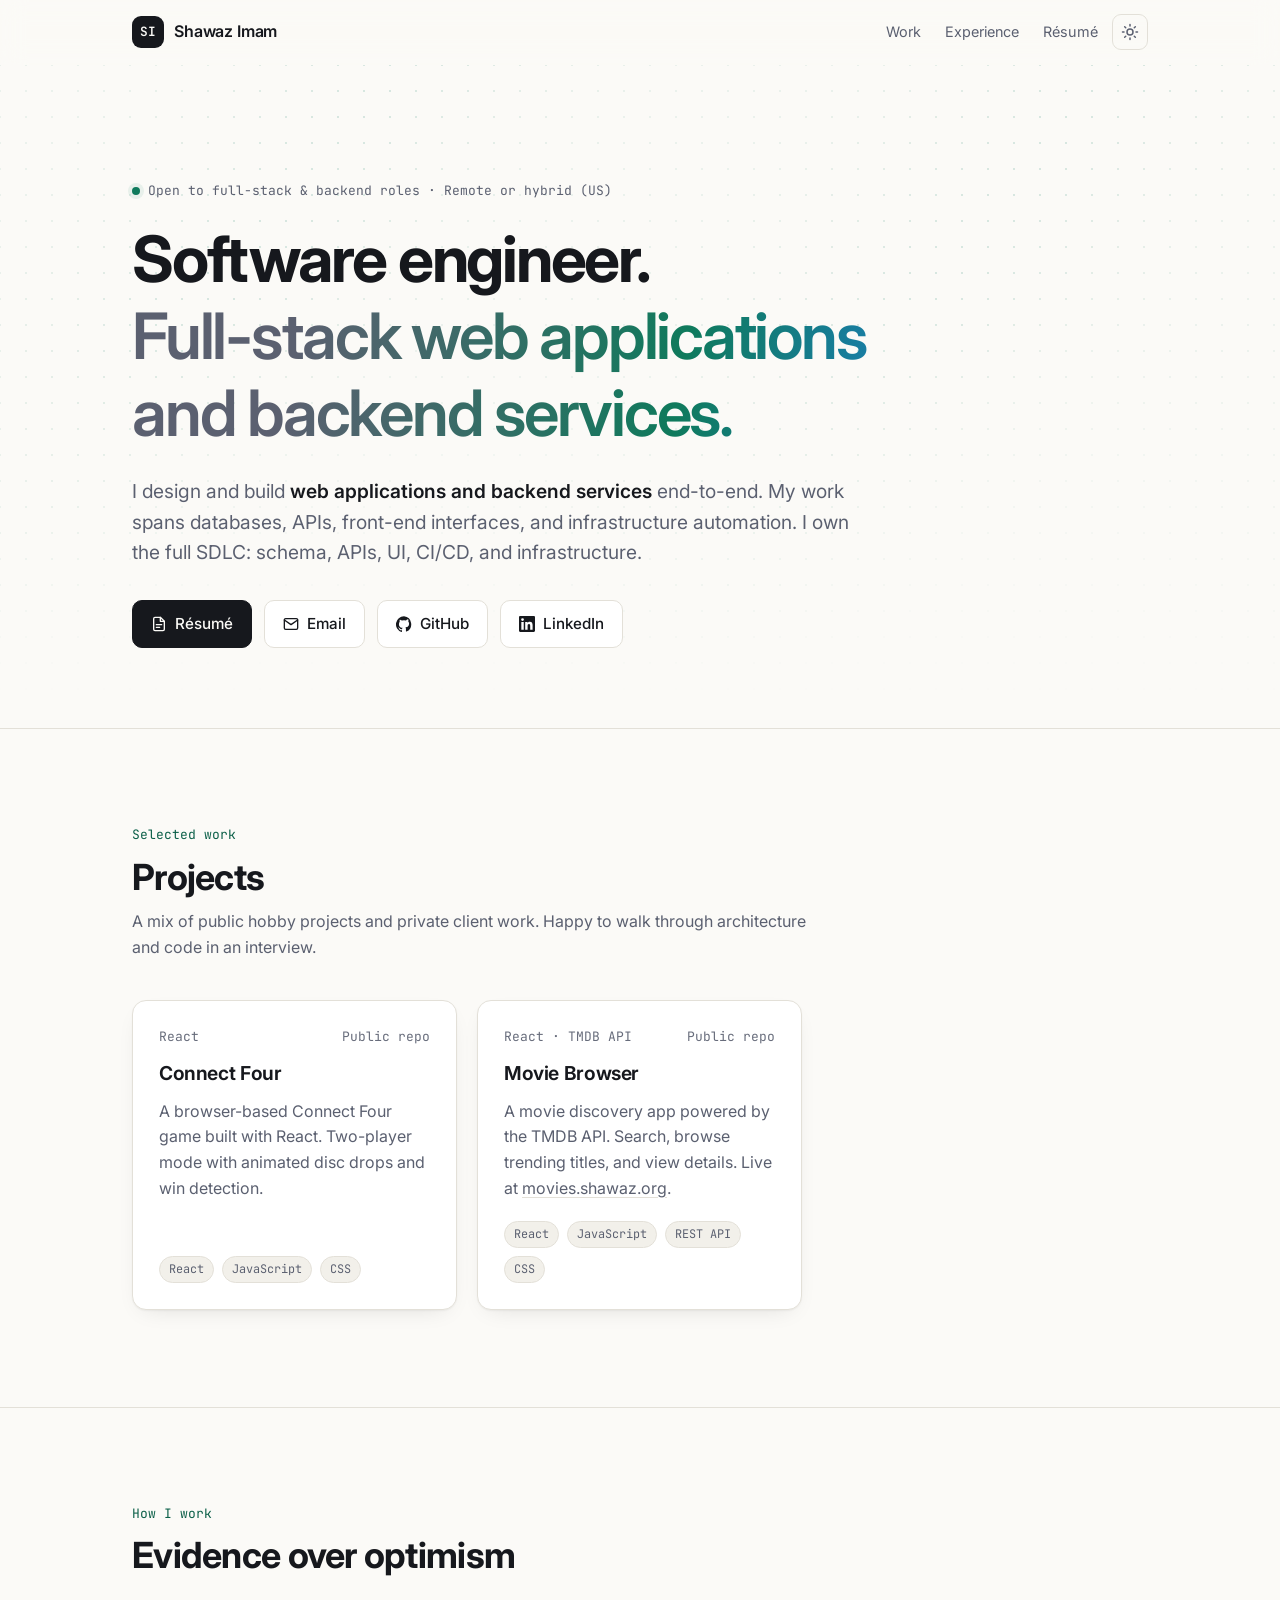
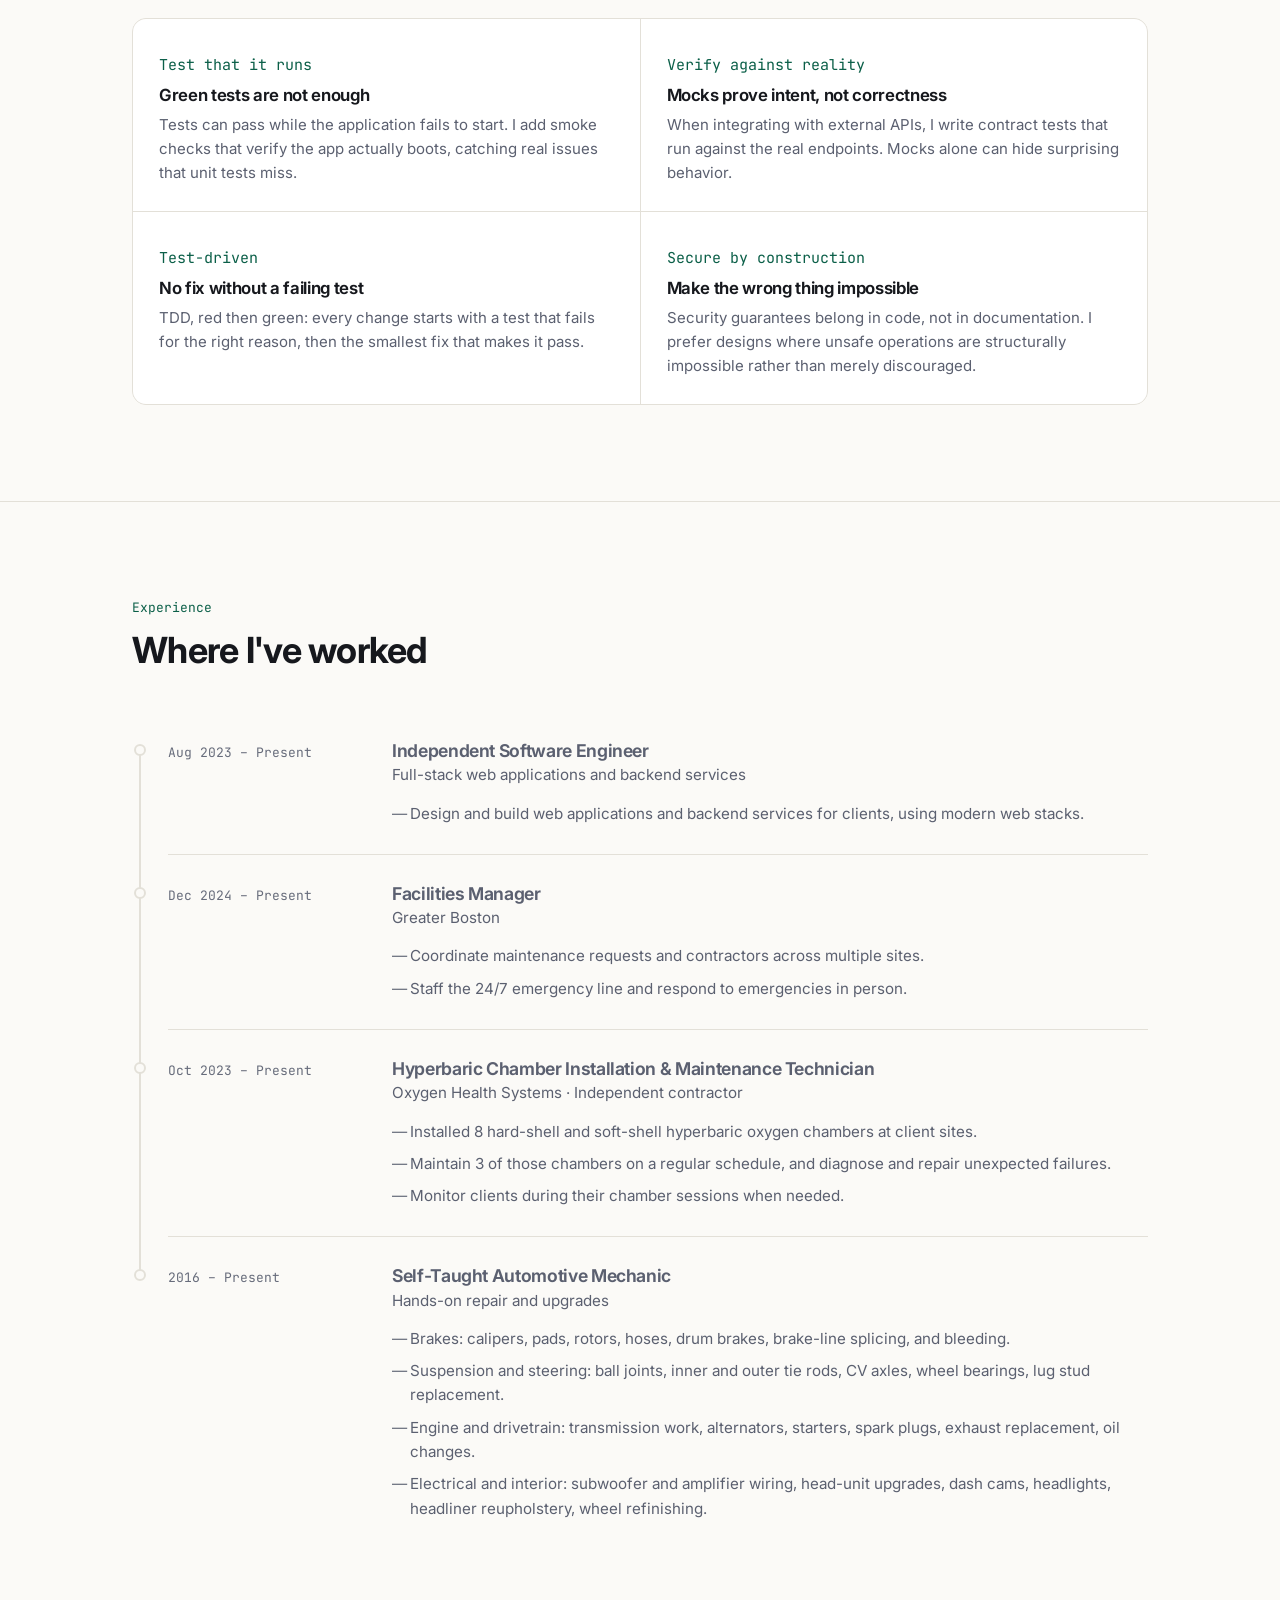
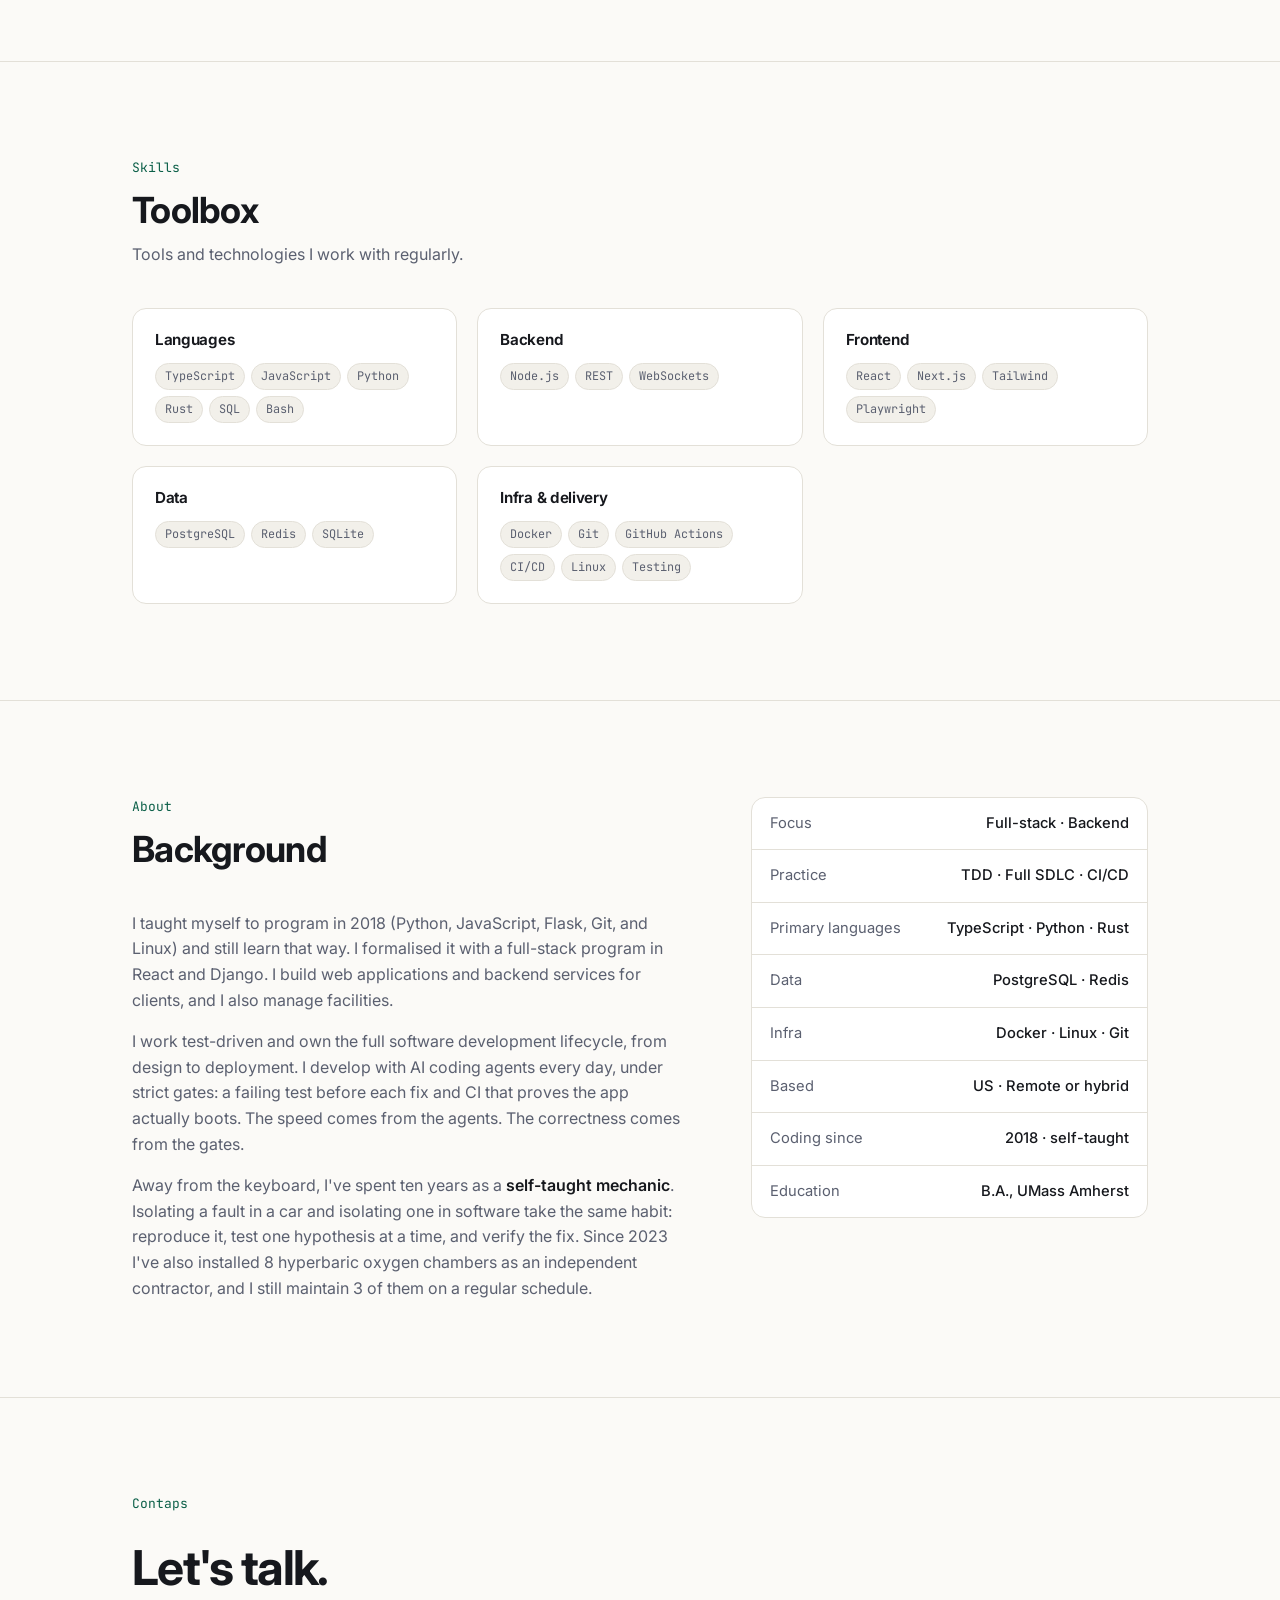
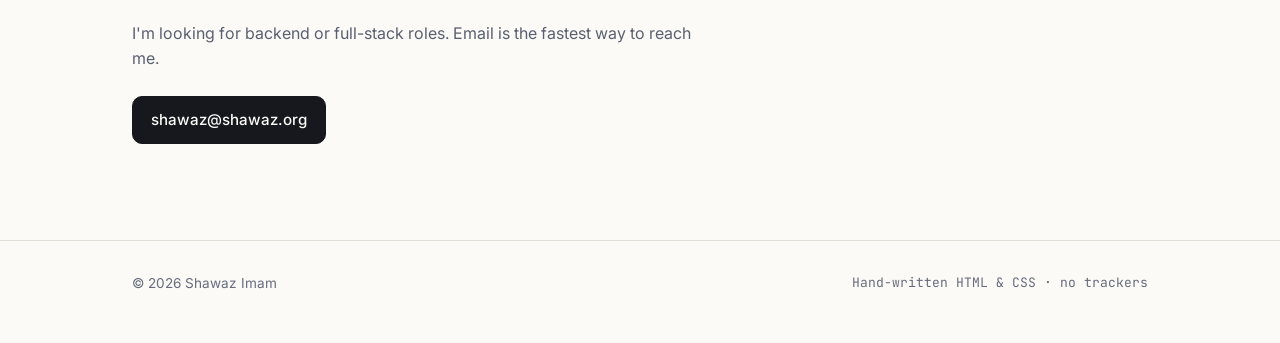
<file: index.html>
<!doctype html>
<html lang="en">
  <head>
    <meta charset="UTF-8" />
    <meta name="viewport" content="width=device-width, initial-scale=1.0" />
    <title>Shawaz Imam — Software Engineer</title>
    <meta
      name="description"
      content="Shawaz Imam, software engineer. Full-stack web applications and backend services."
    />
    <meta property="og:title" content="Shawaz Imam — Software Engineer" />
    <meta
      property="og:description"
      content="Software engineer. Full-stack web applications and backend services."
    />
    <meta property="og:type" content="website" />
    <meta property="og:url" content="https://shawaz.org/" />
    <meta property="og:image" content="https://shawaz.org/Images/icon-512.png" />
    <meta property="og:image:width" content="512" />
    <meta property="og:image:height" content="512" />
    <meta property="og:image:alt" content="Shawaz Imam, software engineer" />
    <meta name="twitter:card" content="summary" />
    <meta name="twitter:title" content="Shawaz Imam — Software Engineer" />
    <meta name="twitter:image" content="https://shawaz.org/Images/icon-512.png" />
    <meta name="theme-color" content="#0c0e12" media="(prefers-color-scheme: dark)" />
    <meta name="theme-color" content="#fbfaf7" media="(prefers-color-scheme: light)" />
    <link rel="canonical" href="https://shawaz.org/" />
    <link rel="icon" href="./favicon.ico" sizes="32x32" />
    <link rel="icon" href="./Images/favicon.svg" type="image/svg+xml" />
    <link rel="apple-touch-icon" href="./Images/apple-touch-icon.png" />
    <link rel="manifest" href="./site.webmanifest" />
    <link rel="preconnect" href="https://fonts.googleapis.com" />
    <link rel="preconnect" href="https://fonts.gstatic.com" crossorigin />
    <link
      href="https://fonts.googleapis.com/css2?family=Inter:wght@400;500;600;700&family=JetBrains+Mono:wght@400;500;600&display=swap"
      rel="stylesheet"
    />
    <link rel="stylesheet" href="./styles/main.css" />
    <script>
      try {
        var t = localStorage.getItem("shawaz-theme");
        if (t === "light" || t === "dark") document.documentElement.setAttribute("data-theme", t);
      } catch (e) {}
    </script>
    <script type="application/ld+json">
      {
        "@context": "https://schema.org",
        "@type": "Person",
        "name": "Shawaz Imam",
        "jobTitle": "Software Engineer",
        "email": "mailto:shawaz@shawaz.org",
        "url": "https://shawaz.org",
        "sameAs": ["https://github.com/shawazi", "https://www.linkedin.com/in/shawazi/"]
      }
    </script>
  </head>
  <body>
    <a class="skip" href="#main">Skip to content</a>

    <header class="nav">
      <div class="wrap">
        <a class="brand" href="#top" aria-label="Shawaz Imam, home">
          <span class="monogram" aria-hidden="true">SI</span>
          <span>Shawaz Imam</span>
        </a>
        <nav aria-label="Primary">
          <ul class="nav-links">
            <li class="hide-sm"><a href="#work">Work</a></li>
            <li class="hide-sm"><a href="#experience">Experience</a></li>
            <li><a href="./resume.html">Résumé</a></li>
            <li>
              <button class="icon-btn" id="theme-toggle" type="button" aria-label="Toggle color theme">
                <svg viewBox="0 0 24 24" fill="none" stroke="currentColor" stroke-width="2" stroke-linecap="round" stroke-linejoin="round" aria-hidden="true">
                  <circle cx="12" cy="12" r="4" />
                  <path d="M12 2v2M12 20v2M4.9 4.9l1.4 1.4M17.7 17.7l1.4 1.4M2 12h2M20 12h2M4.9 19.1l1.4-1.4M17.7 6.3l1.4-1.4" />
                </svg>
              </button>
            </li>
          </ul>
        </nav>
      </div>
    </header>

    <main id="main">
      <section class="hero" id="top">
        <div class="wrap">
          <p class="eyebrow mono"><span class="dot" aria-hidden="true"></span>Open to full-stack &amp; backend roles · Remote or hybrid (US)</p>
          <h1>Software engineer. <span>Full-stack web applications and backend services.</span></h1>
          <p class="lede">
            I design and build <strong>web applications and backend services</strong> end-to-end.
            My work spans databases, APIs, front-end interfaces, and infrastructure automation.
            I own the full SDLC: schema, APIs, UI, CI/CD, and infrastructure.
          </p>
          <div class="cta">
            <a class="btn primary" href="./resume.html">
              <svg viewBox="0 0 24 24" fill="none" stroke="currentColor" stroke-width="2" stroke-linecap="round" stroke-linejoin="round" aria-hidden="true"><path d="M14 2H6a2 2 0 0 0-2 2v16a2 2 0 0 0 2 2h12a2 2 0 0 0 2-2V8z" /><path d="M14 2v6h6M8 13h8M8 17h5" /></svg>
              Résumé
            </a>
            <a class="btn" href="mailto:shawaz@shawaz.org">
              <svg viewBox="0 0 24 24" fill="none" stroke="currentColor" stroke-width="2" stroke-linecap="round" stroke-linejoin="round" aria-hidden="true"><rect x="2" y="4" width="20" height="16" rx="2" /><path d="m22 6-10 7L2 6" /></svg>
              Email
            </a>
            <a class="btn" href="https://github.com/shawazi" target="_blank" rel="noopener">
              <svg viewBox="0 0 24 24" fill="currentColor" aria-hidden="true"><path d="M12 .5a12 12 0 0 0-3.8 23.4c.6.1.8-.3.8-.6v-2c-3.3.7-4-1.6-4-1.6-.6-1.4-1.4-1.8-1.4-1.8-1.1-.8.1-.7.1-.7 1.2.1 1.9 1.2 1.9 1.2 1.1 1.8 2.8 1.3 3.5 1 .1-.8.4-1.3.8-1.6-2.7-.3-5.5-1.3-5.5-5.9 0-1.3.5-2.4 1.2-3.2-.1-.3-.5-1.5.1-3.2 0 0 1-.3 3.3 1.2a11.5 11.5 0 0 1 6 0C17.3 4.6 18.3 5 18.3 5c.7 1.7.2 2.9.1 3.2.8.8 1.2 1.9 1.2 3.2 0 4.6-2.8 5.6-5.5 5.9.4.4.8 1.1.8 2.2v3.3c0 .3.2.7.8.6A12 12 0 0 0 12 .5z" /></svg>
              GitHub
            </a>
            <a class="btn" href="https://www.linkedin.com/in/shawazi/" target="_blank" rel="noopener">
              <svg viewBox="0 0 24 24" fill="currentColor" aria-hidden="true"><path d="M20.4 20.5h-3.6v-5.6c0-1.3 0-3-1.8-3s-2.1 1.4-2.1 2.9v5.7H9.3V9h3.4v1.6c.5-.9 1.6-1.8 3.4-1.8 3.6 0 4.3 2.4 4.3 5.5v6.2zM5.3 7.4a2.1 2.1 0 1 1 0-4.2 2.1 2.1 0 0 1 0 4.2zm1.8 13.1H3.5V9h3.6v11.5zM22.2 0H1.8C.8 0 0 .8 0 1.7v20.6c0 .9.8 1.7 1.8 1.7h20.4c1 0 1.8-.8 1.8-1.7V1.7C24 .8 23.2 0 22.2 0z" /></svg>
              LinkedIn
            </a>
          </div>
        </div>
      </section>

      <section class="block" id="work">
        <div class="wrap">
          <div class="section-head">
            <p class="mono">Selected work</p>
            <h2>Projects</h2>
            <p>A mix of public hobby projects and private client work. Happy to walk through architecture and code in an interview.</p>
          </div>

          <div class="work">
            <article class="card">
              <div class="card-top mono"><span>React</span><span>Public repo</span></div>
              <h3>Connect Four</h3>
              <p>
                A browser-based Connect Four game built with React. Two-player mode with animated disc drops and win detection.
              </p>
              <ul class="tags" aria-label="Stack">
                <li>React</li><li>JavaScript</li><li>CSS</li>
              </ul>
            </article>

            <article class="card">
              <div class="card-top mono"><span>React · TMDB API</span><span>Public repo</span></div>
              <h3>Movie Browser</h3>
              <p>
                A movie discovery app powered by the TMDB API. Search, browse trending titles, and view details. Live at <a href="https://movies.shawaz.org" target="_blank" rel="noopener">movies.shawaz.org</a>.
              </p>
              <ul class="tags" aria-label="Stack">
                <li>React</li><li>JavaScript</li><li>REST API</li><li>CSS</li>
              </ul>
            </article>
          </div>
        </div>
      </section>

      <section class="block" id="principles">
        <div class="wrap">
          <div class="section-head">
            <p class="mono">How I work</p>
            <h2>Evidence over optimism</h2>
          </div>
          <div class="principles">
            <div class="principle">
              <p class="mono">Test that it runs</p>
              <h3>Green tests are not enough</h3>
              <p>Tests can pass while the application fails to start. I add smoke checks that verify the app actually boots, catching real issues that unit tests miss.</p>
            </div>
            <div class="principle">
              <p class="mono">Verify against reality</p>
              <h3>Mocks prove intent, not correctness</h3>
              <p>When integrating with external APIs, I write contract tests that run against the real endpoints. Mocks alone can hide surprising behavior.</p>
            </div>
            <div class="principle">
              <p class="mono">Test-driven</p>
              <h3>No fix without a failing test</h3>
              <p>TDD, red then green: every change starts with a test that fails for the right reason, then the smallest fix that makes it pass.</p>
            </div>
            <div class="principle">
              <p class="mono">Secure by construction</p>
              <h3>Make the wrong thing impossible</h3>
              <p>Security guarantees belong in code, not in documentation. I prefer designs where unsafe operations are structurally impossible rather than merely discouraged.</p>
            </div>
          </div>
        </div>
      </section>

      <section class="block" id="experience">
        <div class="wrap">
          <div class="section-head">
            <p class="mono">Experience</p>
            <h2>Where I've worked</h2>
          </div>
          <ol class="timeline">
            <li class="role">
              <p class="when mono">Aug 2023 – Present</p>
              <div>
                <h3>Independent Software Engineer</h3>
                <p class="org">Full-stack web applications and backend services</p>
                <ul>
                  <li>Design and build web applications and backend services for clients, using modern web stacks.</li>
                </ul>
              </div>
            </li>
            <li class="role">
              <p class="when mono">Dec 2024 – Present</p>
              <div>
                <h3>Facilities Manager</h3>
                <p class="org">Greater Boston</p>
                <ul>
                  <li>Coordinate maintenance requests and contractors across multiple sites.</li>
                  <li>Staff the 24/7 emergency line and respond to emergencies in person.</li>
                </ul>
              </div>
            </li>
            <li class="role">
              <p class="when mono">Oct 2023 – Present</p>
              <div>
                <h3>Hyperbaric Chamber Installation &amp; Maintenance Technician</h3>
                <p class="org">Oxygen Health Systems · Independent contractor</p>
                <ul>
                  <li>Installed 8 hard-shell and soft-shell hyperbaric oxygen chambers at client sites.</li>
                  <li>Maintain 3 of those chambers on a regular schedule, and diagnose and repair unexpected failures.</li>
                  <li>Monitor clients during their chamber sessions when needed.</li>
                </ul>
              </div>
            </li>
            <li class="role">
              <p class="when mono">2016 – Present</p>
              <div>
                <h3>Self-Taught Automotive Mechanic</h3>
                <p class="org">Hands-on repair and upgrades</p>
                <ul>
                  <li>Brakes: calipers, pads, rotors, hoses, drum brakes, brake-line splicing, and bleeding.</li>
                  <li>Suspension and steering: ball joints, inner and outer tie rods, CV axles, wheel bearings, lug stud replacement.</li>
                  <li>Engine and drivetrain: transmission work, alternators, starters, spark plugs, exhaust replacement, oil changes.</li>
                  <li>Electrical and interior: subwoofer and amplifier wiring, head-unit upgrades, dash cams, headlights, headliner reupholstery, wheel refinishing.</li>
                </ul>
              </div>
            </li>
          </ol>
        </div>
      </section>

      <section class="block" id="skills">
        <div class="wrap">
          <div class="section-head">
            <p class="mono">Skills</p>
            <h2>Toolbox</h2>
            <p>Tools and technologies I work with regularly.</p>
          </div>
          <div class="skills">
            <div class="skill-group"><h3>Languages</h3><ul class="tags"><li>TypeScript</li><li>JavaScript</li><li>Python</li><li>Rust</li><li>SQL</li><li>Bash</li></ul></div>
            <div class="skill-group"><h3>Backend</h3><ul class="tags"><li>Node.js</li><li>REST</li><li>WebSockets</li></ul></div>
            <div class="skill-group"><h3>Frontend</h3><ul class="tags"><li>React</li><li>Next.js</li><li>Tailwind</li><li>Playwright</li></ul></div>
            <div class="skill-group"><h3>Data</h3><ul class="tags"><li>PostgreSQL</li><li>Redis</li><li>SQLite</li></ul></div>
            <div class="skill-group"><h3>Infra &amp; delivery</h3><ul class="tags"><li>Docker</li><li>Git</li><li>GitHub Actions</li><li>CI/CD</li><li>Linux</li><li>Testing</li></ul></div>
          </div>
        </div>
      </section>

      <section class="block" id="about">
        <div class="wrap about">
          <div>
            <div class="section-head">
              <p class="mono">About</p>
              <h2>Background</h2>
            </div>
            <div class="prose">
              <p>
                I taught myself to program in 2018 (Python, JavaScript, Flask, Git, and Linux) and still learn that way.
                I formalised it with a full-stack program in React and Django.
                I build web applications and backend services for clients, and I also manage facilities.
              </p>
              <p>
                I work test-driven and own the full software development lifecycle, from design to deployment.
                I develop with AI coding agents every day, under strict gates: a failing test before each fix
                and CI that proves the app actually boots. The speed comes from the agents. The correctness
                comes from the gates.
              </p>
              <p>
                Away from the keyboard, I've spent ten years as a <strong>self-taught mechanic</strong>. Isolating a fault
                in a car and isolating one in software take the same habit: reproduce it, test one hypothesis at a
                time, and verify the fix. Since 2023 I've also installed 8 hyperbaric oxygen chambers as an independent
                contractor, and I still maintain 3 of them on a regular schedule.
              </p>
            </div>
          </div>
          <ul class="facts" aria-label="Quick facts">
            <li><span>Focus</span><span>Full-stack · Backend</span></li>
            <li><span>Practice</span><span>TDD · Full SDLC · CI/CD</span></li>
            <li><span>Primary languages</span><span>TypeScript · Python · Rust</span></li>
            <li><span>Data</span><span>PostgreSQL · Redis</span></li>
            <li><span>Infra</span><span>Docker · Linux · Git</span></li>
            <li><span>Based</span><span>US · Remote or hybrid</span></li>
            <li><span>Coding since</span><span>2018 · self-taught</span></li>
            <li><span>Education</span><span>B.A., UMass Amherst</span></li>
          </ul>
        </div>
      </section>

      <section class="block" id="contact">
        <div class="wrap contact">
          <p class="mono" style="color: var(--accent-text)">Contact</p>
          <h2>Let's talk.</h2>
          <p>I'm looking for backend or full-stack roles. Email is the fastest way to reach me.</p>
          <div class="cta" style="margin-top: 0">
            <a class="btn primary" href="mailto:shawaz@shawaz.org">shawaz@shawaz.org</a>
          </div>
        </div>
      </section>
    </main>

    <footer>
      <div class="wrap">
        <span>© <span id="year">2026</span> Shawaz Imam</span>
        <span class="mono">Hand-written HTML &amp; CSS · no trackers</span>
      </div>
    </footer>

    <script src="./scripts/main.js" defer></script>
  </body>
</html>
</file>
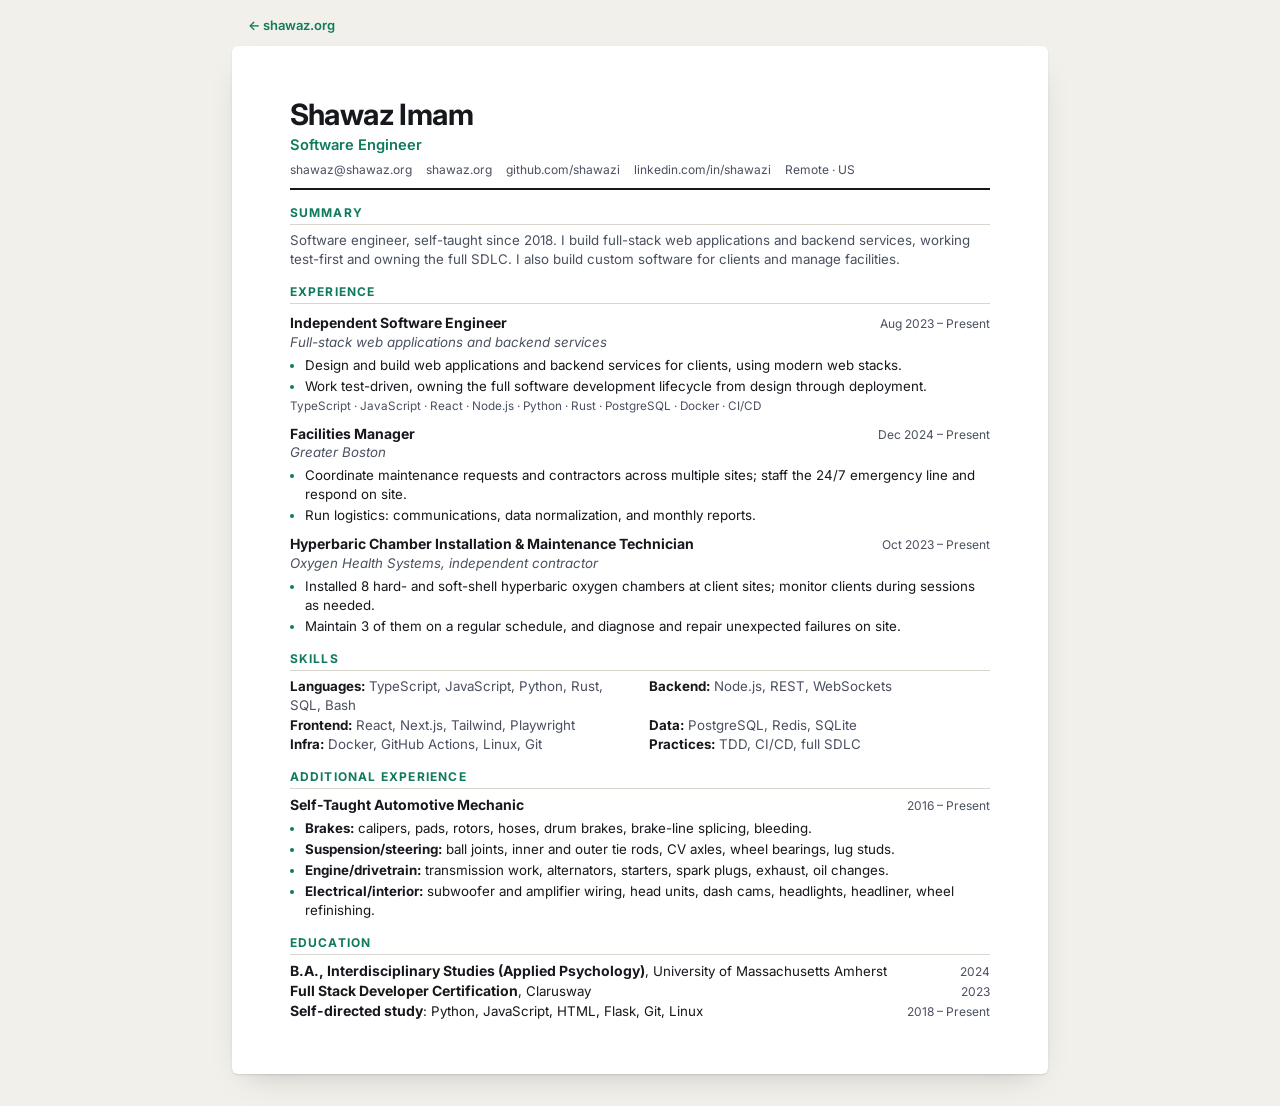
<file: resume.html>
<!doctype html>
<html lang="en">
  <head>
    <meta charset="UTF-8" />
    <meta name="viewport" content="width=device-width, initial-scale=1.0" />
    <title>Shawaz Imam — Résumé</title>
    <meta name="description" content="Résumé of Shawaz Imam, software engineer." />
    <link rel="icon" href="./favicon.ico" sizes="32x32" />
    <link rel="icon" href="./Images/favicon.svg" type="image/svg+xml" />
    <link rel="preconnect" href="https://fonts.googleapis.com" />
    <link rel="preconnect" href="https://fonts.gstatic.com" crossorigin />
    <link href="https://fonts.googleapis.com/css2?family=Inter:wght@400;500;600;700&display=swap" rel="stylesheet" />
    <style>
      :root {
        --ink: #16181d;
        --muted: #4a5060;
        --rule: #d9d6ce;
        --accent: #0f7a5c;
        --paper: #ffffff;
        --page-bg: #f2f0ea;
        color-scheme: light;
      }
      @media (prefers-color-scheme: dark) {
        :root:not([data-theme="light"]) {
          --page-bg: #0c0e12;
        }
      }
      :root[data-theme="dark"] {
        --page-bg: #0c0e12;
      }
      * { box-sizing: border-box; }
      body {
        margin: 0;
        background: var(--page-bg);
        cursor: default;
        font-family: "Inter", ui-sans-serif, system-ui, -apple-system, "Segoe UI", sans-serif;
        color: var(--ink);
        font-size: 10pt;
        line-height: 1.42;
        -webkit-font-smoothing: antialiased;
      }
      .bar {
        max-width: 8.5in;
        margin: 16px auto 0;
        padding: 0 16px;
        display: flex;
        justify-content: space-between;
        gap: 12px;
        font-size: 13px;
      }
      .bar a {
        color: var(--accent);
        font-weight: 600;
        text-decoration: none;
      }
      @media (prefers-color-scheme: dark) {
        .bar a { color: #6ee0b5; }
      }
      .page {
        max-width: 8.5in;
        margin: 12px auto 32px;
        padding: 0.55in 0.6in;
        background: var(--paper);
        box-shadow: 0 1px 2px #0000001a, 0 12px 32px -16px #00000040;
        border-radius: 6px;
      }
      header { border-bottom: 2px solid var(--ink); padding-bottom: 10px; }
      h1 { margin: 0; font-size: 22pt; letter-spacing: -0.02em; line-height: 1.1; }
      .title { margin-top: 3px; font-size: 11pt; font-weight: 600; color: var(--accent); }
      .contact { margin-top: 6px; color: var(--muted); font-size: 9pt; display: flex; flex-wrap: wrap; gap: 4px 14px; }
      .contact a { color: inherit; text-decoration: none; }
      h2 {
        margin: 14px 0 6px;
        font-size: 9pt;
        text-transform: uppercase;
        letter-spacing: 0.1em;
        color: var(--accent);
        border-bottom: 1px solid var(--rule);
        padding-bottom: 3px;
      }
      p { margin: 0; }
      .summary { color: var(--muted); }
      .skills { list-style: none; padding: 0; margin: 0; display: grid; grid-template-columns: 1fr 1fr; gap: 1px 18px; }
      .skills li { margin: 0; color: var(--muted); }
      .skills b { color: var(--ink); }
      .job { margin-top: 9px; }
      .job-head, li { break-inside: avoid; }
      .job-head { display: flex; justify-content: space-between; gap: 12px; align-items: baseline; }
      .job-head b { font-size: 10.5pt; }
      .job-head span { color: var(--muted); font-size: 9pt; white-space: nowrap; }
      .org { color: var(--muted); font-style: italic; }
      ul { margin: 4px 0 0; padding-left: 15px; }
      li { margin: 2px 0; }
      li::marker { color: var(--accent); }
      .stack { color: var(--muted); font-size: 8.8pt; margin-top: 2px; }
      @media (max-width: 640px) {
        .page { padding: 24px 18px; border-radius: 0; margin: 8px 0 24px; }
        .skills { grid-template-columns: 1fr; }
        .job-head { flex-direction: column; gap: 0; }
        .job-head span { white-space: normal; }
      }
      @page { size: Letter; margin: 0.3in 0.45in 0.28in; }
      @media print {
        body { background: #fff; font-size: 9pt; line-height: 1.27; }
        h1 { font-size: 19pt; }
        h2 { margin: 6px 0 2px; }
        .job { margin-top: 4px; }
        header { padding-bottom: 7px; }
        li { margin: 0; }
        .bar { display: none; }
        .page { box-shadow: none; margin: 0; padding: 0; max-width: none; border-radius: 0; }
        a { color: inherit; }
      }
    </style>
  </head>
  <body>
    <div class="bar">
      <a href="./">← shawaz.org</a>
    </div>
    <main class="page">
      <header>
        <h1>Shawaz Imam</h1>
        <p class="title">Software Engineer</p>
        <p class="contact">
          <a href="mailto:shawaz@shawaz.org">shawaz@shawaz.org</a>
          <a href="https://shawaz.org">shawaz.org</a>
          <a href="https://github.com/shawazi">github.com/shawazi</a>
          <a href="https://www.linkedin.com/in/shawazi/">linkedin.com/in/shawazi</a>
          <span>Remote · US</span>
        </p>
      </header>

      <h2>Summary</h2>
      <p class="summary">
        Software engineer, self-taught since 2018. I build full-stack web applications and backend services,
        working test-first and owning the full SDLC. I also build custom software for clients and manage
        facilities.
      </p>

      <h2>Experience</h2>
      <div class="job">
        <div class="job-head"><b>Independent Software Engineer</b><span>Aug 2023 – Present</span></div>
        <p class="org">Full-stack web applications and backend services</p>
        <ul>
          <li>Design and build web applications and backend services for clients, using modern web stacks.</li>
          <li>Work test-driven, owning the full software development lifecycle from design through deployment.</li>
        </ul>
        <p class="stack">TypeScript · JavaScript · React · Node.js · Python · Rust · PostgreSQL · Docker · CI/CD</p>
      </div>
      <div class="job">
        <div class="job-head"><b>Facilities Manager</b><span>Dec 2024 – Present</span></div>
        <p class="org">Greater Boston</p>
        <ul>
          <li>Coordinate maintenance requests and contractors across multiple sites; staff the 24/7 emergency line and respond on site.</li>
          <li>Run logistics: communications, data normalization, and monthly reports.</li>
        </ul>
      </div>
      <div class="job">
        <div class="job-head"><b>Hyperbaric Chamber Installation &amp; Maintenance Technician</b><span>Oct 2023 – Present</span></div>
        <p class="org">Oxygen Health Systems, independent contractor</p>
        <ul>
          <li>Installed 8 hard- and soft-shell hyperbaric oxygen chambers at client sites; monitor clients during sessions as needed.</li>
          <li>Maintain 3 of them on a regular schedule, and diagnose and repair unexpected failures on site.</li>
        </ul>
      </div>

      <h2>Skills</h2>
      <ul class="skills">
        <li><b>Languages:</b> TypeScript, JavaScript, Python, Rust, SQL, Bash</li>
        <li><b>Backend:</b> Node.js, REST, WebSockets</li>
        <li><b>Frontend:</b> React, Next.js, Tailwind, Playwright</li>
        <li><b>Data:</b> PostgreSQL, Redis, SQLite</li>
        <li><b>Infra:</b> Docker, GitHub Actions, Linux, Git</li>
        <li><b>Practices:</b> TDD, CI/CD, full SDLC</li>
      </ul>

      <h2>Additional Experience</h2>
      <div class="job" style="margin-top: 4px">
        <div class="job-head"><b>Self-Taught Automotive Mechanic</b><span>2016 – Present</span></div>
        <ul>
          <li><b>Brakes:</b> calipers, pads, rotors, hoses, drum brakes, brake-line splicing, bleeding.</li>
          <li><b>Suspension/steering:</b> ball joints, inner and outer tie rods, CV axles, wheel bearings, lug studs.</li>
          <li><b>Engine/drivetrain:</b> transmission work, alternators, starters, spark plugs, exhaust, oil changes.</li>
          <li><b>Electrical/interior:</b> subwoofer and amplifier wiring, head units, dash cams, headlights, headliner, wheel refinishing.</li>
        </ul>
      </div>

      <h2>Education</h2>
      <div class="job-head" style="margin-top: 4px"><span style="color: var(--ink); font-size: 10pt"><b>B.A., Interdisciplinary Studies (Applied Psychology)</b>, University of Massachusetts Amherst</span><span>2024</span></div>
      <div class="job-head"><span style="color: var(--ink); font-size: 10pt"><b>Full Stack Developer Certification</b>, Clarusway</span><span>2023</span></div>
      <div class="job-head"><span style="color: var(--ink); font-size: 10pt"><b>Self-directed study</b>: Python, JavaScript, HTML, Flask, Git, Linux</span><span>2018 – Present</span></div>
    </main>
    <script>
      try {
        var t = localStorage.getItem("shawaz-theme");
        if (t === "light" || t === "dark") document.documentElement.setAttribute("data-theme", t);
      } catch (e) {}
    </script>
  </body>
</html>
</file>
<file: styles/main.css>
/* shawaz.org — single stylesheet, no build step (served as-is by GitHub Pages). */

:root {
  --bg: #fbfaf7;
  --bg-raised: #ffffff;
  --bg-sunken: #f2f0ea;
  --text: #16181d;
  --text-muted: #5b6070;
  --text-faint: #676c7b;
  --border: #e3e0d8;
  --accent: #0f7a5c;
  --accent-soft: #0f7a5c14;
  --accent-text: #0b5f48;
  --focus: #2f6fed;
  --shadow: 0 1px 2px #0000000d, 0 8px 24px -12px #00000026;
  --accent-2: #1f7fd1;
  --glow: #0f7a5c1f;
  --glow-edge: #0f7a5c99;

  --font-sans:
    "Inter", ui-sans-serif, system-ui, -apple-system, "Segoe UI", sans-serif;
  --font-mono:
    "JetBrains Mono", ui-monospace, "SFMono-Regular", Menlo, monospace;

  --radius: 14px;
  --wrap: 1080px;
  --gutter: clamp(16px, 4vw, 32px);

  color-scheme: light;
}

@media (prefers-color-scheme: dark) {
  :root:not([data-theme="light"]) {
    --bg: #0c0e12;
    --bg-raised: #13161c;
    --bg-sunken: #0f1216;
    --text: #e8e9ec;
    --text-muted: #a2a7b3;
    --text-faint: #8e94a3;
    --border: #232833;
    --accent: #3ecf9b;
    --accent-soft: #3ecf9b17;
    --accent-text: #6ee0b5;
    --focus: #7aa7ff;
    --shadow: 0 1px 2px #00000066, 0 12px 32px -16px #000000b3;
    --accent-2: #5cc8ff;
    --glow: #3ecf9b24;
    --glow-edge: #3ecf9bb3;
    color-scheme: dark;
  }
}

:root[data-theme="dark"] {
  --bg: #0c0e12;
  --bg-raised: #13161c;
  --bg-sunken: #0f1216;
  --text: #e8e9ec;
  --text-muted: #a2a7b3;
  --text-faint: #8e94a3;
  --border: #232833;
  --accent: #3ecf9b;
  --accent-soft: #3ecf9b17;
  --accent-text: #6ee0b5;
  --focus: #7aa7ff;
  --shadow: 0 1px 2px #00000066, 0 12px 32px -16px #000000b3;
  --accent-2: #5cc8ff;
  --glow: #3ecf9b24;
  --glow-edge: #3ecf9bb3;
  color-scheme: dark;
}

*,
*::before,
*::after {
  box-sizing: border-box;
}

html {
  scroll-behavior: smooth;
  scroll-padding-top: 80px;
  -webkit-text-size-adjust: 100%;
}

body {
  margin: 0;
  background: var(--bg);
  cursor: default;
  color: var(--text);
  font-family: var(--font-sans);
  font-size: 16px;
  line-height: 1.6;
  -webkit-font-smoothing: antialiased;
  text-rendering: optimizeLegibility;
  overflow-x: hidden;
}

a {
  color: inherit;
  text-decoration-color: var(--border);
  text-underline-offset: 3px;
  transition:
    color 0.15s,
    text-decoration-color 0.15s;
}

a:hover {
  color: var(--accent-text);
  text-decoration-color: currentColor;
}

:focus-visible {
  outline: 2px solid var(--focus);
  outline-offset: 3px;
  border-radius: 6px;
}

h1,
h2,
h3 {
  line-height: 1.2;
  letter-spacing: -0.02em;
  margin: 0;
}

p {
  margin: 0;
}

ul {
  margin: 0;
  padding: 0;
}

.wrap {
  max-width: var(--wrap);
  margin: 0 auto;
  padding: 0 var(--gutter);
}

.skip {
  position: absolute;
  left: -999px;
  top: 8px;
  background: var(--bg-raised);
  padding: 8px 12px;
  border-radius: 8px;
  z-index: 100;
}

.skip:focus {
  left: 8px;
}

.mono {
  font-family: var(--font-mono);
  font-size: 0.8125rem;
  letter-spacing: 0;
}

a[href],
button,
summary,
label[for] {
  cursor: pointer;
}

/* ---------- Nav ---------- */

.nav {
  position: sticky;
  top: 0;
  z-index: 50;
  background: color-mix(in srgb, var(--bg) 82%, transparent);
  backdrop-filter: saturate(160%) blur(12px);
  -webkit-backdrop-filter: saturate(160%) blur(12px);
  border-bottom: 1px solid transparent;
  transition: border-color 0.2s;
}

.nav.scrolled {
  border-bottom-color: var(--border);
}

.nav .wrap {
  display: flex;
  align-items: center;
  justify-content: space-between;
  height: 64px;
  gap: 16px;
}

.brand {
  display: inline-flex;
  align-items: center;
  gap: 10px;
  font-weight: 600;
  text-decoration: none;
  letter-spacing: -0.01em;
}

.monogram {
  display: grid;
  place-items: center;
  width: 32px;
  height: 32px;
  border-radius: 9px;
  background: var(--text);
  color: var(--bg);
  font-family: var(--font-mono);
  font-size: 0.8rem;
  font-weight: 600;
}

.nav-links {
  display: flex;
  align-items: center;
  gap: 4px;
  list-style: none;
}

.nav-links a {
  display: inline-block;
  padding: 6px 10px;
  border-radius: 8px;
  font-size: 0.9rem;
  color: var(--text-muted);
  text-decoration: none;
}

.nav-links a:hover {
  color: var(--text);
  background: var(--bg-sunken);
}

.icon-btn {
  display: inline-grid;
  place-items: center;
  width: 36px;
  height: 36px;
  border: 1px solid var(--border);
  border-radius: 9px;
  background: transparent;
  color: var(--text-muted);
  cursor: pointer;
}

.icon-btn:hover {
  color: var(--text);
  background: var(--bg-sunken);
}

.icon-btn svg {
  width: 18px;
  height: 18px;
}

@media (max-width: 720px) {
  .nav-links .hide-sm {
    display: none;
  }
}

/* ---------- Hero ---------- */

.hero {
  padding: clamp(56px, 10vw, 112px) 0 clamp(48px, 7vw, 80px);
}

.eyebrow {
  display: inline-flex;
  align-items: center;
  gap: 8px;
  color: var(--text-muted);
  margin-bottom: 20px;
}

.dot {
  width: 8px;
  height: 8px;
  border-radius: 50%;
  background: var(--accent);
  box-shadow: 0 0 0 4px var(--accent-soft);
}

.hero h1 {
  font-size: clamp(2.3rem, 6vw, 4rem);
  font-weight: 700;
  letter-spacing: -0.035em;
  max-width: 20ch;
}

.hero h1 span {
  display: block;
  color: var(--text-muted);
  font-weight: 600;
}

@supports (background-clip: text) or (-webkit-background-clip: text) {
  .hero h1 span {
    background: linear-gradient(100deg, var(--text-muted) 20%, var(--accent) 65%, var(--accent-2));
    -webkit-background-clip: text;
    background-clip: text;
    color: transparent;
  }
}

.lede {
  margin-top: 24px;
  max-width: 62ch;
  font-size: clamp(1.05rem, 1.6vw, 1.2rem);
  color: var(--text-muted);
}

.lede strong {
  color: var(--text);
  font-weight: 600;
}

.cta {
  display: flex;
  flex-wrap: wrap;
  gap: 12px;
  margin-top: 32px;
}

.btn {
  display: inline-flex;
  align-items: center;
  gap: 8px;
  padding: 11px 18px;
  border-radius: 10px;
  border: 1px solid var(--border);
  background: var(--bg-raised);
  font-weight: 500;
  font-size: 0.95rem;
  text-decoration: none;
  transition:
    transform 0.15s,
    border-color 0.15s,
    background 0.15s;
}

.btn:hover {
  transform: translateY(-1px);
  border-color: var(--text-faint);
  color: var(--text);
}

.btn.primary {
  background: var(--text);
  color: var(--bg);
  border-color: var(--text);
}

.btn.primary:hover {
  color: var(--bg);
  opacity: 0.9;
}

.btn svg {
  width: 16px;
  height: 16px;
}

.stats {
  display: grid;
  grid-template-columns: repeat(4, minmax(0, 1fr));
  gap: 1px;
  margin-top: clamp(48px, 7vw, 72px);
  background: var(--border);
  border: 1px solid var(--border);
  border-radius: var(--radius);
  overflow: hidden;
}

.stat {
  background: var(--bg-raised);
  padding: 20px 22px;
}

.stat b {
  display: block;
  font-size: clamp(1.4rem, 2.6vw, 1.9rem);
  font-weight: 700;
  letter-spacing: -0.03em;
  font-variant-numeric: tabular-nums;
}

.stat span {
  display: block;
  margin-top: 4px;
  font-size: 0.85rem;
  color: var(--text-muted);
  line-height: 1.4;
}

@media (max-width: 720px) {
  .stats {
    grid-template-columns: repeat(2, minmax(0, 1fr));
  }
}

/* ---------- Sections ---------- */

section.block {
  padding: clamp(56px, 8vw, 96px) 0;
  border-top: 1px solid var(--border);
}

.section-head {
  display: grid;
  gap: 10px;
  margin-bottom: 40px;
  max-width: 68ch;
}

.section-head .mono {
  color: var(--accent-text);
}

.section-head h2 {
  font-size: clamp(1.6rem, 3.2vw, 2.25rem);
  font-weight: 700;
}

.section-head p {
  color: var(--text-muted);
}

/* ---------- About ---------- */

.about {
  display: grid;
  grid-template-columns: 1.4fr 1fr;
  gap: clamp(32px, 5vw, 64px);
  align-items: start;
}

.about .prose p + p {
  margin-top: 16px;
}

.about .prose p {
  color: var(--text-muted);
}

.about .prose strong {
  color: var(--text);
  font-weight: 600;
}

.facts {
  list-style: none;
  border: 1px solid var(--border);
  border-radius: var(--radius);
  background: var(--bg-raised);
}

.facts li {
  display: flex;
  justify-content: space-between;
  gap: 16px;
  padding: 14px 18px;
  font-size: 0.92rem;
}

.facts li + li {
  border-top: 1px solid var(--border);
}

.facts li span:first-child {
  color: var(--text-muted);
}

.facts li span:last-child {
  text-align: right;
  font-weight: 500;
}

@media (max-width: 820px) {
  .about {
    grid-template-columns: 1fr;
  }
}

/* ---------- Work ---------- */

.work {
  display: grid;
  grid-template-columns: repeat(3, minmax(0, 1fr));
  gap: 20px;
}

.card {
  display: flex;
  flex-direction: column;
  gap: 14px;
  padding: 26px;
  border: 1px solid var(--border);
  border-radius: var(--radius);
  background: var(--bg-raised);
  box-shadow: var(--shadow);
}

.card.wide {
  grid-column: 1 / -1;
}

.card-top {
  display: flex;
  flex-wrap: wrap;
  justify-content: space-between;
  align-items: baseline;
  gap: 2px 12px;
  color: var(--text-faint);
}

.card h3 {
  font-size: 1.2rem;
  font-weight: 650;
}

.card > p {
  color: var(--text-muted);
}

.card ul {
  list-style: none;
  display: grid;
  gap: 8px;
}

.card li {
  position: relative;
  padding-left: 18px;
  font-size: 0.94rem;
  color: var(--text-muted);
}

.card li::before {
  content: "";
  position: absolute;
  left: 2px;
  top: 0.72em;
  width: 6px;
  height: 6px;
  border-radius: 2px;
  background: var(--accent);
}

.card li strong {
  color: var(--text);
  font-weight: 600;
}

.tags {
  display: flex;
  flex-wrap: wrap;
  gap: 6px;
  margin-top: auto;
  padding-top: 6px;
  list-style: none;
}

.tags li {
  padding: 3px 9px;
  border-radius: 999px;
  background: var(--bg-sunken);
  border: 1px solid var(--border);
  font-family: var(--font-mono);
  font-size: 0.74rem;
  color: var(--text-muted);
}

.tags li::before {
  display: none;
}

.card .tags {
  display: flex;
}

.card .tags li {
  padding-left: 9px;
}

.note {
  margin-top: 20px;
  font-size: 0.88rem;
  color: var(--text-faint);
}

@media (max-width: 980px) {
  .work {
    grid-template-columns: 1fr;
  }
}

/* ---------- Principles ---------- */

.principles {
  display: grid;
  grid-template-columns: repeat(2, minmax(0, 1fr));
  gap: 1px;
  background: var(--border);
  border: 1px solid var(--border);
  border-radius: var(--radius);
  overflow: hidden;
}

.principle {
  padding: 26px;
  background: var(--bg-raised);
}

.principle .mono {
  color: var(--accent-text);
}

.principle h3 {
  margin-top: 8px;
  font-size: 1.05rem;
  font-weight: 650;
}

.principle p {
  margin-top: 8px;
  font-size: 0.94rem;
  color: var(--text-muted);
}

@media (max-width: 720px) {
  .principles {
    grid-template-columns: 1fr;
  }
}

/* ---------- Experience ---------- */

.timeline {
  --rail-top: 38px;
  --rail-height: calc(100% - 76px);
  --fill: 1;
  position: relative;
  list-style: none;
  display: grid;
  gap: 0;
  padding-left: 36px;
}

/* the rail: a quiet track, and an accent fill that follows the reader */
.timeline::before,
.timeline::after {
  content: "";
  position: absolute;
  left: 7px;
  top: var(--rail-top);
  height: var(--rail-height);
  width: 2px;
  border-radius: 2px;
  pointer-events: none;
}

.timeline::before {
  background: var(--border);
}

.timeline::after {
  background: linear-gradient(to bottom, var(--accent), var(--accent-2));
  box-shadow: 0 0 10px var(--glow-edge);
  transform-origin: 50% 0;
  transform: scaleY(var(--fill));
}

.role {
  position: relative;
  display: grid;
  grid-template-columns: 200px 1fr;
  gap: 24px;
  padding: 28px 0;
}

/* each role's marker sits on the rail */
.role::before {
  content: "";
  position: absolute;
  left: -34px;
  top: 32px;
  width: 12px;
  height: 12px;
  border-radius: 50%;
  border: 2px solid var(--accent);
  background: var(--accent);
  box-shadow: 0 0 0 4px var(--accent-soft);
  transition:
    background 0.35s ease,
    border-color 0.35s ease,
    box-shadow 0.35s ease;
}

.timeline.live .role::before {
  border-color: var(--border);
  background: var(--bg);
  box-shadow: none;
}

.timeline.live .role.reached::before {
  border-color: var(--accent);
  background: var(--accent);
  box-shadow:
    0 0 0 4px var(--accent-soft),
    0 0 14px var(--glow-edge);
  animation: node-ping 0.9s cubic-bezier(0.2, 0.8, 0.2, 1);
}

.timeline.live .role h3 {
  transition: color 0.35s ease;
}

.timeline.live .role:not(.reached) h3 {
  color: var(--text-muted);
}

@keyframes node-ping {
  from {
    box-shadow:
      0 0 0 0 var(--glow-edge),
      0 0 14px var(--glow-edge);
  }
  to {
    box-shadow:
      0 0 0 12px transparent,
      0 0 14px var(--glow-edge);
  }
}

.role + .role {
  border-top: 1px solid var(--border);
}

.role .when {
  color: var(--text-faint);
  padding-top: 3px;
}

.role h3 {
  font-size: 1.1rem;
  font-weight: 650;
}

.role .org {
  margin-top: 2px;
  color: var(--text-muted);
  font-size: 0.95rem;
}

.role ul {
  list-style: none;
  display: grid;
  gap: 8px;
  margin-top: 14px;
}

.role li {
  position: relative;
  padding-left: 18px;
  color: var(--text-muted);
  font-size: 0.95rem;
}

.role li::before {
  content: "—";
  position: absolute;
  left: 0;
  color: var(--text-faint);
}

@media (max-width: 720px) {
  .timeline {
    padding-left: 28px;
  }

  .role {
    grid-template-columns: 1fr;
    gap: 6px;
  }

  .role::before {
    left: -26px;
    top: 30px;
  }
}

/* ---------- Skills ---------- */

.skills {
  display: grid;
  grid-template-columns: repeat(3, minmax(0, 1fr));
  gap: 20px;
}

.skill-group {
  padding: 22px;
  border: 1px solid var(--border);
  border-radius: var(--radius);
  background: var(--bg-raised);
}

.skill-group h3 {
  font-size: 0.95rem;
  font-weight: 650;
  margin-bottom: 14px;
}

.skill-group .tags {
  margin-top: 0;
  padding-top: 0;
}

@media (max-width: 900px) {
  .skills {
    grid-template-columns: repeat(2, minmax(0, 1fr));
  }
}

@media (max-width: 560px) {
  .skills {
    grid-template-columns: 1fr;
  }
}

/* ---------- Contact / footer ---------- */

.contact {
  display: grid;
  gap: 24px;
  justify-items: start;
}

.contact h2 {
  font-size: clamp(1.8rem, 4.4vw, 3rem);
  font-weight: 700;
  letter-spacing: -0.035em;
  max-width: 18ch;
}

.contact p {
  color: var(--text-muted);
  max-width: 56ch;
}

footer {
  padding: 32px 0 48px;
  border-top: 1px solid var(--border);
  color: var(--text-faint);
  font-size: 0.85rem;
}

footer .wrap {
  display: flex;
  flex-wrap: wrap;
  justify-content: space-between;
  gap: 12px;
}

/* ---------- Motion: signal field, spotlight cards, scroll ---------- */

.hero {
  position: relative;
  isolation: isolate;
}

.hero-field {
  position: absolute;
  inset: 0;
  z-index: -1;
  width: 100%;
  height: 100%;
  pointer-events: none;
  -webkit-mask-image: linear-gradient(to bottom, #000 35%, transparent 96%);
  mask-image: linear-gradient(to bottom, #000 35%, transparent 96%);
}

.spot {
  position: relative;
  --mx: 50%;
  --my: 50%;
}

.spot::before,
.spot::after {
  content: "";
  position: absolute;
  pointer-events: none;
  border-radius: inherit;
  opacity: 0;
  transition: opacity 0.35s ease;
}

/* soft light that follows the pointer */
.spot::after {
  inset: 0;
  background: radial-gradient(480px circle at var(--mx) var(--my), var(--glow), transparent 55%);
}

/* lit edge: a 1px ring masked out of the same gradient */
.spot::before {
  inset: 0;
  padding: 1px;
  background: radial-gradient(300px circle at var(--mx) var(--my), var(--glow-edge), transparent 60%);
  -webkit-mask: linear-gradient(#000 0 0) content-box, linear-gradient(#000 0 0);
  -webkit-mask-composite: xor;
  mask: linear-gradient(#000 0 0) content-box exclude, linear-gradient(#000 0 0);
}

.spot.lit::before,
.spot.lit::after {
  opacity: 1;
}

.card.spot {
  transform: perspective(1000px) rotateX(var(--rx, 0deg)) rotateY(var(--ry, 0deg));
  transition: transform 0.5s cubic-bezier(0.2, 0.8, 0.2, 1), border-color 0.3s;
  will-change: transform;
}

.card.spot.lit {
  transition: transform 0.12s linear, border-color 0.3s;
}

.scroll-progress {
  position: absolute;
  left: 0;
  right: 0;
  bottom: -1px;
  height: 2px;
  background: linear-gradient(90deg, var(--accent), var(--accent-2));
  transform-origin: 0 50%;
  transform: scaleX(var(--progress, 0));
  pointer-events: none;
}

.nav-links a.active,
.nav-links a[aria-current="page"] {
  color: var(--text);
  background: var(--accent-soft);
  box-shadow: inset 0 -2px 0 var(--accent);
}

/* ---------- Motion ---------- */

@media (prefers-reduced-motion: reduce) {
  html {
    scroll-behavior: auto;
  }

  .btn {
    transform: none;
    transition: none;
  }

  .card.spot {
    transform: none;
    transition: none;
  }

  .timeline.live .role.reached::before {
    animation: none;
  }
}

@media print {
  .nav,
  .cta,
  .hero-field,
  .icon-btn {
    display: none;
  }

}

/* ---------- Case study ---------- */

.card-link {
  font-weight: 600;
  color: var(--accent-text);
  text-decoration: none;
}

.card-link:hover {
  text-decoration: underline;
}

.article {
  max-width: 72ch;
  display: grid;
  gap: 18px;
}

.article h2 {
  font-size: clamp(1.35rem, 2.6vw, 1.7rem);
  margin-top: 28px;
}

.article h3 {
  font-size: 1.08rem;
  margin-top: 8px;
}

.article p,
.article li {
  color: var(--text-muted);
}

.article strong {
  color: var(--text);
  font-weight: 600;
}

.article ul {
  display: grid;
  gap: 8px;
  padding-left: 20px;
}

.article code {
  font-family: var(--font-mono);
  font-size: 0.86em;
  background: var(--bg-sunken);
  border: 1px solid var(--border);
  border-radius: 5px;
  padding: 1px 5px;
}

.callout {
  border-left: 3px solid var(--accent);
  padding: 4px 0 4px 16px;
  color: var(--text);
}

.diagram {
  overflow-x: auto;
  border: 1px solid var(--border);
  border-radius: var(--radius);
  background: var(--bg-raised);
  padding: 16px;
}

.diagram svg {
  display: block;
  min-width: 640px;
  width: 100%;
  height: auto;
}

.diagram .box {
  fill: var(--bg-sunken);
  stroke: var(--border);
}

.diagram .box.key {
  stroke: var(--accent);
}

.diagram text {
  fill: var(--text);
  font-family: var(--font-sans);
  font-size: 13px;
}

.diagram .sub {
  fill: var(--text-muted);
  font-size: 11px;
  font-family: var(--font-mono);
}

.diagram .edge {
  stroke: var(--text-faint);
  stroke-width: 1.5;
  fill: none;
}

.diagram .arrow {
  fill: var(--text-faint);
}

.diagram .box,
.diagram text,
.diagram .edge {
  transition:
    opacity 0.25s ease,
    stroke 0.25s ease,
    fill 0.25s ease;
}

.diagram .box {
  cursor: default;
  outline: none;
}

.diagram .box:focus-visible {
  stroke: var(--focus);
  stroke-width: 2;
}

.diagram .packet {
  fill: var(--accent);
  filter: drop-shadow(0 0 3px var(--accent));
  pointer-events: none;
  transition: fill 0.25s ease;
}

.diagram svg.tracing .box:not(.hot),
.diagram svg.tracing text:not(.hot),
.diagram svg.tracing .edge:not(.hot) {
  opacity: 0.3;
}

.diagram svg.tracing .packet:not(.hot) {
  visibility: hidden;
}

.diagram svg.tracing .packet.hot {
  fill: var(--accent-2);
  filter: drop-shadow(0 0 4px var(--accent-2));
}

.diagram svg.tracing .box.hot {
  stroke: var(--accent);
}

.diagram svg.tracing .edge.hot {
  stroke: var(--accent);
  stroke-width: 2;
}

/* theme switch: the new theme grows out of the toggle (View Transitions) */
::view-transition-old(root),
::view-transition-new(root) {
  animation: none;
  mix-blend-mode: normal;
}

::view-transition-new(root) {
  z-index: 2;
}
</file>
